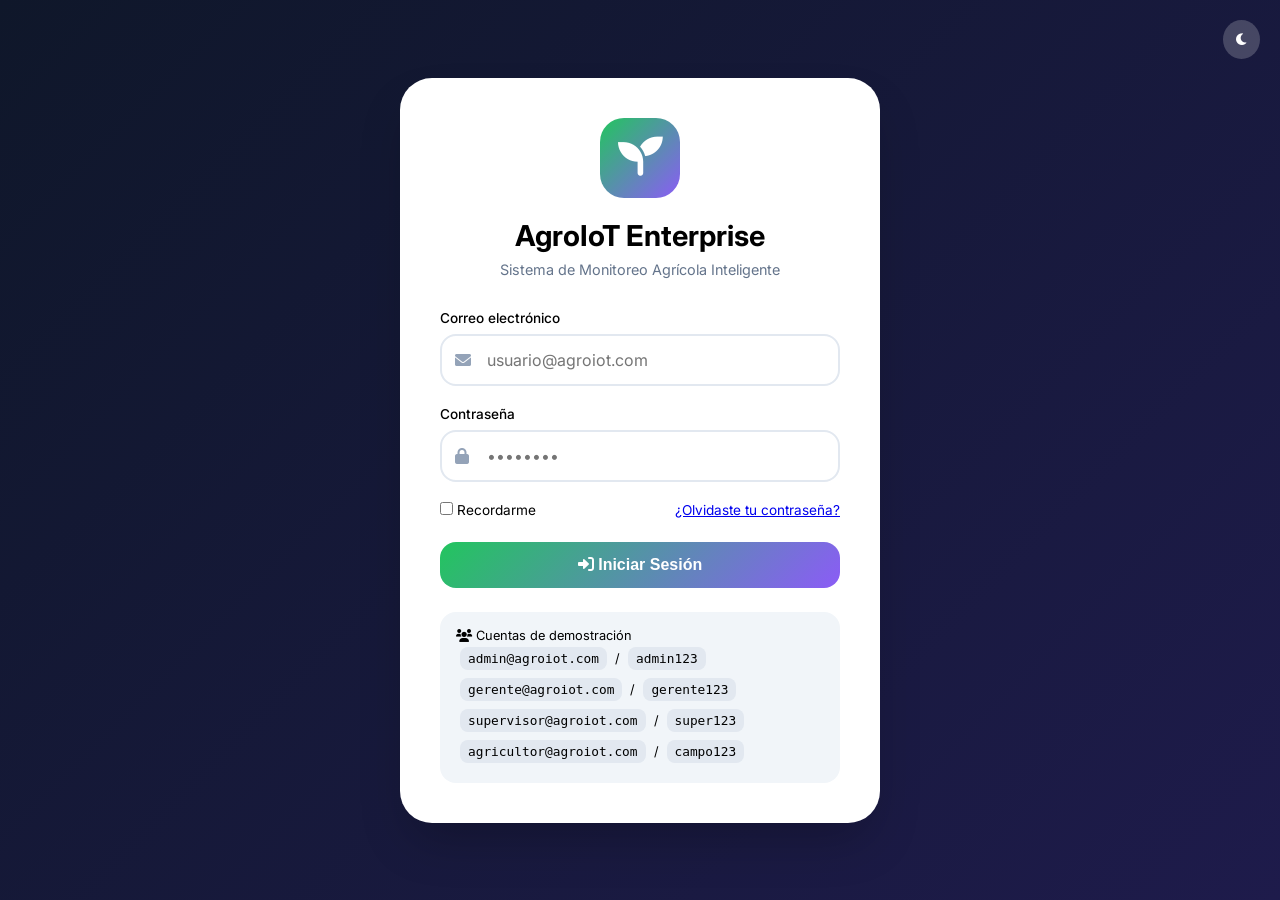
<file: login.html>
<!DOCTYPE html>
<html lang="es">
<head>
    <meta charset="UTF-8">
    <meta name="viewport" content="width=device-width, initial-scale=1.0">
    <title>AgroIoT Enterprise | Sistema de Monitoreo Agrícola</title>
    <link href="https://fonts.googleapis.com/css2?family=Inter:ital,wght@0,100..900;1,100..900&display=swap" rel="stylesheet">
    <link rel="stylesheet" href="https://cdnjs.cloudflare.com/ajax/libs/font-awesome/6.0.0-beta3/css/all.min.css">
    <link rel="stylesheet" href="style.css">
    <style>
        .login-container {
            min-height: 100vh;
            display: flex;
            align-items: center;
            justify-content: center;
            background: linear-gradient(135deg, #0f172a 0%, #1e1b4b 100%);
            padding: 20px;
        }
        
        .login-card {
            background: white;
            border-radius: 32px;
            padding: 40px;
            width: 100%;
            max-width: 480px;
            box-shadow: 0 25px 50px -12px rgba(0, 0, 0, 0.25);
            animation: fadeInUp 0.6s ease;
        }
        
        body.dark .login-card {
            background: #1e293b;
            color: white;
        }
        
        @keyframes fadeInUp {
            from { opacity: 0; transform: translateY(30px); }
            to { opacity: 1; transform: translateY(0); }
        }
        
        .login-header {
            text-align: center;
            margin-bottom: 32px;
        }
        
        .login-logo {
            width: 80px;
            height: 80px;
            background: linear-gradient(135deg, #22c55e, #8b5cf6);
            border-radius: 24px;
            display: flex;
            align-items: center;
            justify-content: center;
            margin: 0 auto 20px;
        }
        
        .login-logo i {
            font-size: 2.8rem;
            color: white;
        }
        
        .login-header h2 {
            font-size: 1.8rem;
            margin-bottom: 8px;
        }
        
        .login-header p {
            color: #64748b;
            font-size: 0.9rem;
        }
        
        .input-group {
            margin-bottom: 20px;
        }
        
        .input-group label {
            display: block;
            margin-bottom: 8px;
            font-weight: 500;
            font-size: 0.85rem;
        }
        
        .input-group .input-icon {
            position: relative;
        }
        
        .input-group .input-icon i {
            position: absolute;
            left: 15px;
            top: 50%;
            transform: translateY(-50%);
            color: #94a3b8;
        }
        
        .input-group input {
            width: 100%;
            padding: 14px 15px 14px 45px;
            border: 2px solid #e2e8f0;
            border-radius: 16px;
            font-size: 1rem;
            transition: all 0.3s;
            font-family: 'Inter', sans-serif;
        }
        
        body.dark .input-group input {
            background: #0f172a;
            border-color: #334155;
            color: white;
        }
        
        .input-group input:focus {
            outline: none;
            border-color: #22c55e;
            box-shadow: 0 0 0 3px rgba(34, 197, 94, 0.1);
        }
        
        .checkbox-group {
            display: flex;
            justify-content: space-between;
            align-items: center;
            margin-bottom: 24px;
            font-size: 0.85rem;
        }
        
        .login-btn {
            width: 100%;
            background: linear-gradient(135deg, #22c55e, #8b5cf6);
            border: none;
            padding: 14px;
            border-radius: 16px;
            color: white;
            font-weight: bold;
            font-size: 1rem;
            cursor: pointer;
            transition: transform 0.2s;
        }
        
        .login-btn:hover {
            transform: translateY(-2px);
        }
        
        .demo-credentials {
            margin-top: 24px;
            padding: 16px;
            background: #f1f5f9;
            border-radius: 16px;
            font-size: 0.8rem;
        }
        
        body.dark .demo-credentials {
            background: #0f172a;
        }
        
        .demo-credentials code {
            display: inline-block;
            background: #e2e8f0;
            padding: 4px 8px;
            border-radius: 8px;
            margin: 4px;
        }
        
        body.dark .demo-credentials code {
            background: #1e293b;
            color: #22c55e;
        }
        
        .error-message {
            background: #fee2e2;
            color: #dc2626;
            padding: 12px;
            border-radius: 12px;
            margin-bottom: 20px;
            display: none;
            align-items: center;
            gap: 8px;
        }
        
        .theme-toggle-login {
            position: fixed;
            top: 20px;
            right: 20px;
            background: rgba(255,255,255,0.2);
            border: none;
            padding: 12px;
            border-radius: 50%;
            cursor: pointer;
            color: white;
        }
        
        .role-selector {
            display: flex;
            gap: 10px;
            margin-bottom: 20px;
        }
        
        .role-option {
            flex: 1;
            padding: 12px;
            text-align: center;
            border: 2px solid #e2e8f0;
            border-radius: 12px;
            cursor: pointer;
            transition: all 0.2s;
        }
        
        .role-option.selected {
            border-color: #22c55e;
            background: #22c55e10;
        }
        
        .role-option i {
            font-size: 1.2rem;
            margin-bottom: 5px;
        }
    </style>
</head>
<body>
    <button class="theme-toggle-login" id="themeToggleLogin">
        <i class="fas fa-moon"></i>
    </button>
    
    <div class="login-container">
        <div class="login-card">
            <div class="login-header">
                <div class="login-logo">
                    <i class="fas fa-seedling"></i>
                </div>
                <h2>AgroIoT Enterprise</h2>
                <p>Sistema de Monitoreo Agrícola Inteligente</p>
            </div>
            
            <div id="errorMessage" class="error-message">
                <i class="fas fa-exclamation-circle"></i>
                <span id="errorText"></span>
            </div>
            
            <form id="loginForm">
                <div class="input-group">
                    <label>Correo electrónico</label>
                    <div class="input-icon">
                        <i class="fas fa-envelope"></i>
                        <input type="email" id="email" placeholder="usuario@agroiot.com" required>
                    </div>
                </div>
                
                <div class="input-group">
                    <label>Contraseña</label>
                    <div class="input-icon">
                        <i class="fas fa-lock"></i>
                        <input type="password" id="password" placeholder="••••••••" required>
                    </div>
                </div>
                
                <div class="checkbox-group">
                    <label>
                        <input type="checkbox" id="rememberMe"> Recordarme
                    </label>
                    <a href="#" class="forgot-link" id="forgotPassword">¿Olvidaste tu contraseña?</a>
                </div>
                
                <button type="submit" class="login-btn">
                    <i class="fas fa-sign-in-alt"></i> Iniciar Sesión
                </button>
            </form>
            
            <div class="demo-credentials">
                <p><i class="fas fa-users"></i> Cuentas de demostración</p>
                <code>admin@agroiot.com</code> / <code>admin123</code>
                <code>gerente@agroiot.com</code> / <code>gerente123</code>
                <code>supervisor@agroiot.com</code> / <code>super123</code>
                <code>agricultor@agroiot.com</code> / <code>campo123</code>
            </div>
        </div>
    </div>
    
    <script>
        // Tema oscuro
        const themeToggle = document.getElementById('themeToggleLogin');
        const savedTheme = localStorage.getItem('agroiot_theme');
        if (savedTheme === 'dark') {
            document.body.classList.add('dark');
            themeToggle.innerHTML = '<i class="fas fa-sun"></i>';
        }
        
        themeToggle.addEventListener('click', () => {
            document.body.classList.toggle('dark');
            const isDark = document.body.classList.contains('dark');
            localStorage.setItem('agroiot_theme', isDark ? 'dark' : 'light');
            themeToggle.innerHTML = isDark ? '<i class="fas fa-sun"></i>' : '<i class="fas fa-moon"></i>';
        });
        
        // Usuarios del sistema
        const users = [
            { email: 'admin@agroiot.com', password: 'admin123', name: 'Administrador', role: 'admin', zone: 'all', farm: 'Todas', permissions: ['all'] },
            { email: 'gerente@agroiot.com', password: 'gerente123', name: 'Gerente General', role: 'manager', zone: 'all', farm: 'Todas', permissions: ['view', 'edit', 'reports', 'users'] },
            { email: 'supervisor@agroiot.com', password: 'super123', name: 'Supervisor Norte', role: 'supervisor', zone: 'norte', farm: 'Finca Norte', permissions: ['view', 'edit', 'reports'] },
            { email: 'agricultor@agroiot.com', password: 'campo123', name: 'Agricultor', role: 'farmer', zone: 'sur', farm: 'Finca Sur', permissions: ['view'] }
        ];
        
        document.getElementById('loginForm').addEventListener('submit', (e) => {
            e.preventDefault();
            
            const email = document.getElementById('email').value.trim();
            const password = document.getElementById('password').value;
            const rememberMe = document.getElementById('rememberMe').checked;
            const errorDiv = document.getElementById('errorMessage');
            const errorText = document.getElementById('errorText');
            
            const user = users.find(u => u.email === email && u.password === password);
            
            if (user) {
                const sessionData = {
                    isLoggedIn: true,
                    user: user,
                    loginTime: new Date().toISOString(),
                    sessionId: Math.random().toString(36).substr(2, 16)
                };
                
                if (rememberMe) {
                    localStorage.setItem('agroiot_session', JSON.stringify(sessionData));
                } else {
                    sessionStorage.setItem('agroiot_session', JSON.stringify(sessionData));
                }
                
                // Redirigir según rol
                if (user.role === 'admin') {
                    window.location.href = 'admin.html';
                } else {
                    window.location.href = 'index.html';
                }
            } else {
                errorText.textContent = 'Credenciales incorrectas. Intente nuevamente.';
                errorDiv.style.display = 'flex';
                setTimeout(() => {
                    errorDiv.style.display = 'none';
                }, 3000);
            }
        });
        
        // Verificar sesión existente
        const existingSession = localStorage.getItem('agroiot_session') || sessionStorage.getItem('agroiot_session');
        if (existingSession) {
            try {
                const session = JSON.parse(existingSession);
                if (session.isLoggedIn) {
                    if (session.user.role === 'admin') {
                        window.location.href = 'admin.html';
                    } else {
                        window.location.href = 'index.html';
                    }
                }
            } catch(e) {}
        }
        
        // Forgot password
        document.getElementById('forgotPassword').addEventListener('click', (e) => {
            e.preventDefault();
            alert('Solicitud de recuperación enviada. Contacte al administrador.');
        });
    </script>
</body>
</html>
</file>
<file: style.css>
* {
    margin: 0;
    padding: 0;
    box-sizing: border-box;
}

body {
    font-family: 'Inter', sans-serif;
    background: #f0fdf4;
    transition: all 0.3s ease;
}

/* ========== TEMA OSCURO ========== */
body.dark {
    background: #0a0e17;
    color: #eef2ff;
}

body.dark .stats-card,
body.dark .chart-container,
body.dark .alerts-panel,
body.dark .filters-bar,
body.dark .modal-content,
body.dark .sensor-card,
body.dark .recommendations-panel {
    background: #131b2e;
    color: #eef2ff;
    border-color: #2d3a5e;
}

body.dark .filter-group {
    background: #1e293b;
}

body.dark .icon-btn {
    background: #1e293b;
    border-color: #334155;
    color: white;
}

body.dark .sensor-card.anomaly {
    background: #2d1a1a;
}

/* ========== LAYOUT PRINCIPAL ========== */
.app-container {
    max-width: 1600px;
    margin: 0 auto;
    padding: 20px;
}

/* ========== HEADER ========== */
.header {
    display: flex;
    justify-content: space-between;
    align-items: center;
    flex-wrap: wrap;
    gap: 15px;
    margin-bottom: 30px;
    padding-bottom: 15px;
    border-bottom: 2px solid #86efac;
}

.logo {
    display: flex;
    align-items: center;
    gap: 12px;
}

.logo i {
    font-size: 2.2rem;
    color: #22c55e;
}

.logo h1 {
    font-size: 1.6rem;
    background: linear-gradient(135deg, #22c55e, #8b5cf6);
    -webkit-background-clip: text;
    background-clip: text;
    color: transparent;
}

.badge-pro {
    background: linear-gradient(135deg, #22c55e, #8b5cf6);
    padding: 4px 10px;
    border-radius: 20px;
    font-size: 0.7rem;
    font-weight: bold;
    color: white;
    margin-left: 10px;
}

.header-controls {
    display: flex;
    gap: 12px;
    align-items: center;
    flex-wrap: wrap;
}

.icon-btn {
    background: white;
    border: 1px solid #86efac;
    padding: 8px 14px;
    border-radius: 12px;
    cursor: pointer;
    transition: all 0.2s;
    font-weight: 500;
    font-family: 'Inter', sans-serif;
}

.icon-btn:hover {
    background: #22c55e;
    color: white;
    transform: translateY(-2px);
}

.status-led {
    display: flex;
    align-items: center;
    gap: 6px;
    font-size: 0.9rem;
    font-weight: 500;
}

/* ========== ESTADÍSTICAS ========== */
.stats-grid {
    display: grid;
    grid-template-columns: repeat(auto-fit, minmax(220px, 1fr));
    gap: 20px;
    margin-bottom: 25px;
}

.stats-card {
    background: white;
    border-radius: 20px;
    padding: 18px;
    display: flex;
    align-items: center;
    gap: 15px;
    box-shadow: 0 4px 12px rgba(0, 0, 0, 0.05);
    transition: transform 0.2s;
}

.stats-card:hover {
    transform: translateY(-3px);
}

.stats-icon {
    width: 50px;
    height: 50px;
    background: #22c55e20;
    border-radius: 15px;
    display: flex;
    align-items: center;
    justify-content: center;
    font-size: 1.8rem;
    color: #22c55e;
}

.stats-info h4 {
    font-size: 0.8rem;
    opacity: 0.7;
    margin-bottom: 5px;
}

.stats-info .value {
    font-size: 1.8rem;
    font-weight: bold;
}

/* ========== FILTROS ========== */
.filters-bar {
    background: white;
    border-radius: 16px;
    padding: 15px 20px;
    margin-bottom: 25px;
    display: flex;
    flex-wrap: wrap;
    gap: 15px;
    align-items: center;
    justify-content: space-between;
}

.filter-group {
    display: flex;
    gap: 10px;
    align-items: center;
    background: #f0fdf4;
    padding: 5px 12px;
    border-radius: 40px;
}

.filter-group select {
    background: transparent;
    border: none;
    padding: 6px 10px;
    font-weight: 500;
    cursor: pointer;
    font-family: 'Inter', sans-serif;
}

/* ========== TARJETAS DE SENSORES ========== */
.sensors-grid {
    display: grid;
    grid-template-columns: repeat(auto-fill, minmax(320px, 1fr));
    gap: 22px;
    margin-bottom: 30px;
}

.sensor-card {
    background: white;
    border-radius: 24px;
    padding: 20px;
    box-shadow: 0 8px 20px rgba(0, 0, 0, 0.05);
    transition: all 0.2s;
    border-left: 5px solid #22c55e;
    position: relative;
}

.sensor-card.anomaly {
    border-left-color: #ef4444;
    background: #fff5f5;
    animation: pulse-red 1s infinite;
}

@keyframes pulse-red {
    0% { box-shadow: 0 0 0 0 rgba(239, 68, 68, 0.4); }
    70% { box-shadow: 0 0 0 8px rgba(239, 68, 68, 0); }
    100% { box-shadow: 0 0 0 0 rgba(239, 68, 68, 0); }
}

.sensor-header {
    display: flex;
    justify-content: space-between;
    align-items: center;
    margin-bottom: 12px;
}

.sensor-name {
    font-size: 1.1rem;
    font-weight: bold;
}

.pin-btn {
    background: none;
    border: none;
    cursor: pointer;
    font-size: 1.1rem;
    color: #94a3b8;
    transition: color 0.2s;
}

.pin-btn.pinned {
    color: #f59e0b;
}

.sensor-location {
    font-size: 0.8rem;
    color: #64748b;
    margin-bottom: 10px;
    display: flex;
    align-items: center;
    gap: 5px;
}

.sensor-value {
    font-size: 2.5rem;
    font-weight: 800;
    margin: 15px 0;
}

.sensor-range {
    font-size: 0.75rem;
    color: #64748b;
    margin: 8px 0;
    display: flex;
    align-items: center;
    gap: 5px;
}

.sensor-footer {
    display: flex;
    justify-content: space-between;
    align-items: center;
    margin-top: 12px;
    font-size: 0.75rem;
    padding-top: 10px;
    border-top: 1px solid #e2e8f0;
}

/* ========== GRÁFICA ========== */
.chart-container {
    background: white;
    border-radius: 24px;
    padding: 20px;
    margin-bottom: 30px;
}

.chart-container h3 {
    margin-bottom: 20px;
    display: flex;
    align-items: center;
    gap: 8px;
}

/* ========== RECOMENDACIONES ========== */
.recommendations-panel {
    background: linear-gradient(135deg, #22c55e10, #8b5cf610);
    border-radius: 24px;
    padding: 20px;
    margin-bottom: 30px;
    border: 1px solid #86efac;
}

.recommendations-header {
    display: flex;
    justify-content: space-between;
    align-items: center;
    margin-bottom: 15px;
}

.recommendations-list {
    list-style: none;
    display: flex;
    flex-direction: column;
    gap: 10px;
}

.recommendations-list li {
    padding: 12px;
    background: rgba(34, 197, 94, 0.1);
    border-radius: 12px;
    display: flex;
    align-items: center;
    gap: 10px;
    font-size: 0.9rem;
}

/* ========== PANEL DE ALERTAS ========== */
.alerts-panel {
    background: #0f172a;
    border-radius: 24px;
    padding: 20px;
    color: white;
}

.alerts-header {
    display: flex;
    justify-content: space-between;
    align-items: center;
    margin-bottom: 15px;
}

.alert-badge {
    background: #ef4444;
    padding: 2px 10px;
    border-radius: 40px;
    font-size: 0.8rem;
    font-weight: bold;
}

.alert-tabs {
    display: flex;
    gap: 10px;
    margin-bottom: 15px;
}

.alert-tab {
    background: rgba(255, 255, 255, 0.1);
    border: none;
    padding: 5px 15px;
    border-radius: 20px;
    color: white;
    cursor: pointer;
    transition: all 0.2s;
    font-family: 'Inter', sans-serif;
}

.alert-tab:hover {
    background: rgba(255, 255, 255, 0.2);
}

.alert-tab.active {
    background: #ef4444;
}

.alerts-list {
    max-height: 250px;
    overflow-y: auto;
    list-style: none;
}

.alerts-list li {
    padding: 12px;
    border-bottom: 1px solid #334155;
    display: flex;
    gap: 12px;
    align-items: center;
    font-family: monospace;
    font-size: 0.85rem;
}

/* ========== MODAL ========== */
.modal {
    display: none;
    position: fixed;
    top: 0;
    left: 0;
    width: 100%;
    height: 100%;
    background: rgba(0, 0, 0, 0.6);
    justify-content: center;
    align-items: center;
    z-index: 1000;
}

.modal-content {
    background: white;
    border-radius: 28px;
    width: 90%;
    max-width: 500px;
    max-height: 80vh;
    overflow: auto;
    padding: 20px;
}

.threshold-row {
    display: flex;
    justify-content: space-between;
    align-items: center;
    padding: 12px;
    border-bottom: 1px solid #e2e8f0;
}

.threshold-row input {
    padding: 6px 10px;
    border: 1px solid #cbd5e1;
    border-radius: 8px;
    font-family: 'Inter', sans-serif;
    text-align: center;
}

/* ========== TOAST NOTIFICACIONES ========== */
.toast {
    position: fixed;
    bottom: 20px;
    right: 20px;
    background: #1e293b;
    color: white;
    padding: 12px 20px;
    border-radius: 12px;
    z-index: 1100;
    animation: slideIn 0.3s ease;
    box-shadow: 0 4px 12px rgba(0, 0, 0, 0.2);
    display: flex;
    align-items: center;
    gap: 8px;
}

@keyframes slideIn {
    from {
        transform: translateX(100%);
        opacity: 0;
    }
    to {
        transform: translateX(0);
        opacity: 1;
    }
}

/* ========== RESPONSIVE ========== */
@media (max-width: 768px) {
    .app-container {
        padding: 12px;
    }

    .stats-grid {
        grid-template-columns: repeat(2, 1fr);
    }

    .sensors-grid {
        grid-template-columns: 1fr;
    }

    .header {
        flex-direction: column;
        align-items: flex-start;
    }

    .filters-bar {
        flex-direction: column;
        align-items: stretch;
    }

    .filter-group {
        justify-content: space-between;
    }
}

/* ========== SCROLLBAR ========== */
::-webkit-scrollbar {
    width: 8px;
    height: 8px;
}

::-webkit-scrollbar-track {
    background: #e2e8f0;
    border-radius: 10px;
}

::-webkit-scrollbar-thumb {
    background: #22c55e;
    border-radius: 10px;
}

::-webkit-scrollbar-thumb:hover {
    background: #16a34a;
}

body.dark ::-webkit-scrollbar-track {
    background: #1e293b;
}
/* Agregar al final del style.css existente */

/* ========== ANIMACIONES GLOBALES ========== */
@keyframes pulse {
    0%, 100% { opacity: 1; }
    50% { opacity: 0.5; }
}

@keyframes spin {
    from { transform: rotate(0deg); }
    to { transform: rotate(360deg); }
}

.loading {
    animation: spin 1s linear infinite;
}

/* ========== NOTIFICACIONES GLOBALES ========== */
.global-toast {
    position: fixed;
    top: 20px;
    right: 20px;
    z-index: 10000;
    max-width: 350px;
}

/* ========== RESPONSIVE MEJORADO ========== */
@media print {
    .header, .filters-bar, .alerts-panel, .recommendations-panel, 
    .export-buttons, .header-controls, .icon-btn {
        display: none !important;
    }
    
    .chart-container, .report-card, .chart-large {
        break-inside: avoid;
        page-break-inside: avoid;
    }
}

/* ========== SCROLLBAR MEJORADA ========== */
::-webkit-scrollbar {
    width: 10px;
    height: 10px;
}

::-webkit-scrollbar-track {
    background: #e2e8f0;
    border-radius: 10px;
}

::-webkit-scrollbar-thumb {
    background: linear-gradient(135deg, #22c55e, #8b5cf6);
    border-radius: 10px;
}

::-webkit-scrollbar-thumb:hover {
    background: linear-gradient(135deg, #16a34a, #7c3aed);
}

/* ========== TOOLTIPS ========== */
[data-tooltip] {
    position: relative;
    cursor: help;
}

[data-tooltip]:before {
    content: attr(data-tooltip);
    position: absolute;
    bottom: 100%;
    left: 50%;
    transform: translateX(-50%);
    background: #1e293b;
    color: white;
    padding: 5px 10px;
    border-radius: 8px;
    font-size: 0.7rem;
    white-space: nowrap;
    opacity: 0;
    pointer-events: none;
    transition: opacity 0.2s;
}

[data-tooltip]:hover:before {
    opacity: 1;
}
</file>
